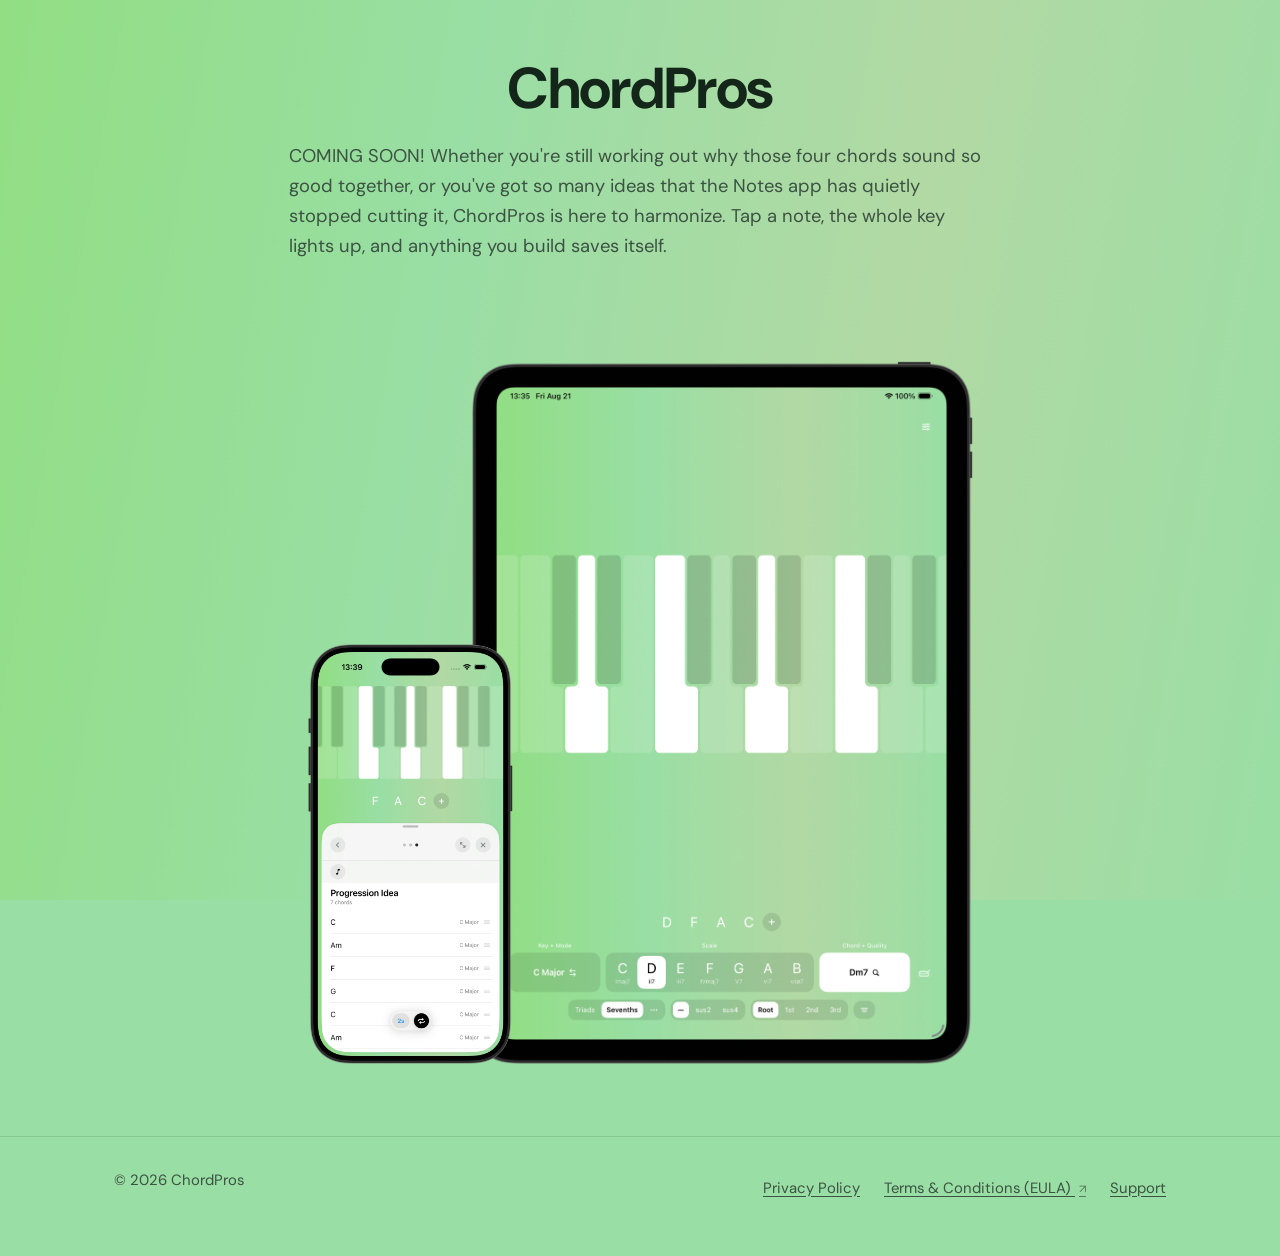
<file: index.html>
<!doctype html>
<html lang="en">
<head>
<meta charset="utf-8">
<meta name="viewport" content="width=device-width, initial-scale=1">
<title>ChordPros — chords and progressions for iPhone and iPad</title>
<meta name="description" content="ChordPros is a chord and progression companion for iPhone and iPad. Build progressions, see them on the keyboard, and keep them in sync across your devices.">

<meta property="og:title" content="ChordPros">
<meta property="og:description" content="Chords and progressions for iPhone and iPad.">
<meta property="og:type" content="website">
<meta property="og:url" content="https://chordpros.com/">

<link rel="icon" href="assets/favicon.png">
<link rel="apple-touch-icon" href="assets/apple-touch-icon.png">

<link rel="preconnect" href="https://fonts.googleapis.com">
<link rel="preconnect" href="https://fonts.gstatic.com" crossorigin>
<link href="https://fonts.googleapis.com/css2?family=DM+Sans:opsz,wght@9..40,400;9..40,500;9..40,700&display=swap" rel="stylesheet">

<link rel="stylesheet" href="styles.css">
</head>
<body>

<a class="skip-link" href="#main">Skip to main content</a>

<header class="site-head">
  <div class="wrap">
    <h1 class="brand"><a href="index.html">ChordPros</a></h1>
  </div>
</header>

<main id="main" tabindex="-1">

  <section class="hero">
    <div class="wrap">
      <p class="pitch">COMING SOON! Whether you're still working out why those four chords sound so good together, or you've got so many ideas that the Notes app has quietly stopped cutting it, ChordPros is here to harmonize. Tap a note, the whole key lights up, and anything you build saves itself.</p>

      <!-- Replace the href with the real App Store listing once it is live. -->
      <!-- <a class="badge" href="https://apps.apple.com/app/id0000000000">
        <img src="assets/app-store-badge.svg" alt="Download on the App Store">
      </a> -->
    </div>
  </section>

  <section class="devices" aria-label="App preview">
    <div class="device device--phone">
      <img src="assets/iphone.png" alt="ChordPros on iPhone">
    </div>
    <div class="device device--tablet">
      <img src="assets/ipad.png" alt="ChordPros on iPad">
    </div>
  </section>

</main>

<footer class="site-foot">
  <div class="wrap">
    <p>&copy; <span data-year>2026</span> ChordPros</p>
    <nav>
      <a href="privacy.html">Privacy Policy</a>
      <a class="external" href="https://www.apple.com/legal/internet-services/itunes/dev/stdeula/">Terms &amp; Conditions (EULA) <span class="visually-hidden">(opens on apple.com)</span></a>
      <a href="mailto:info@chordpros.com">Support</a>
    </nav>
  </div>
</footer>

<script src="main.js"></script>
</body>
</html>
</file>
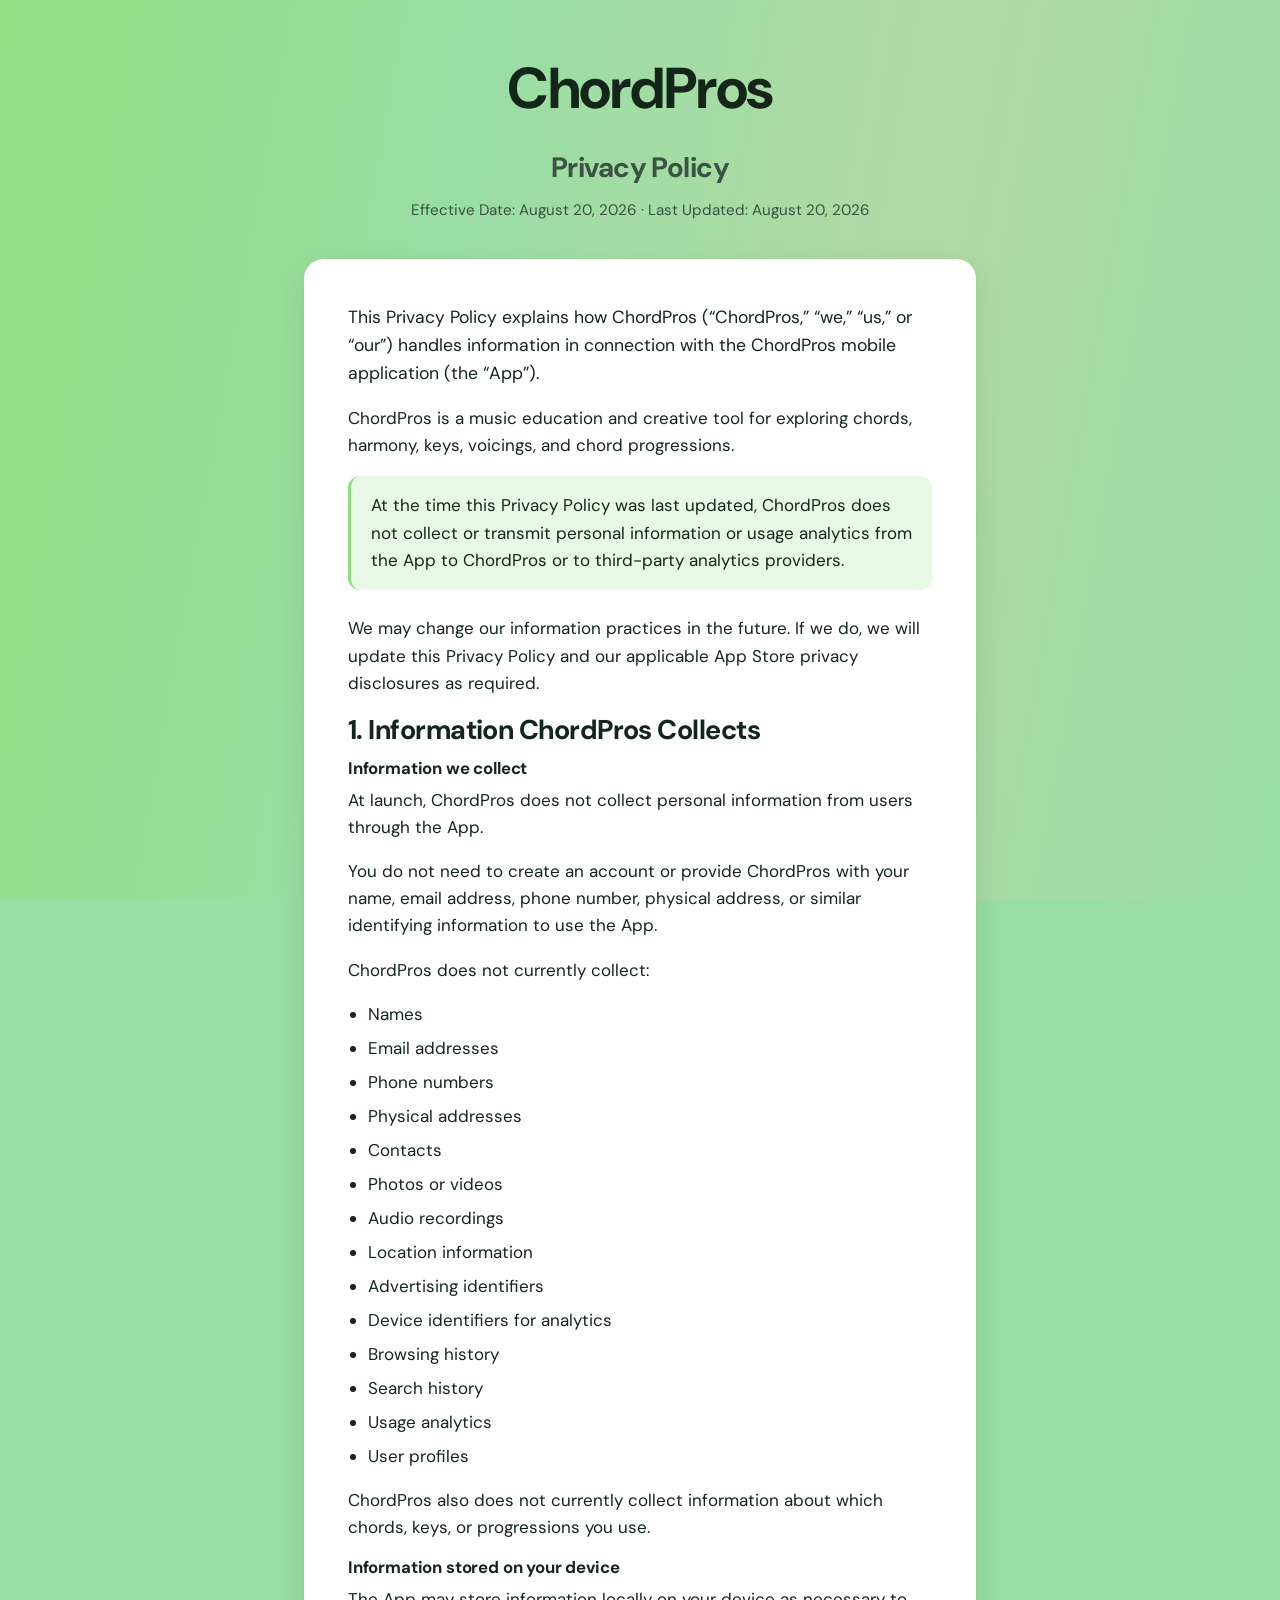
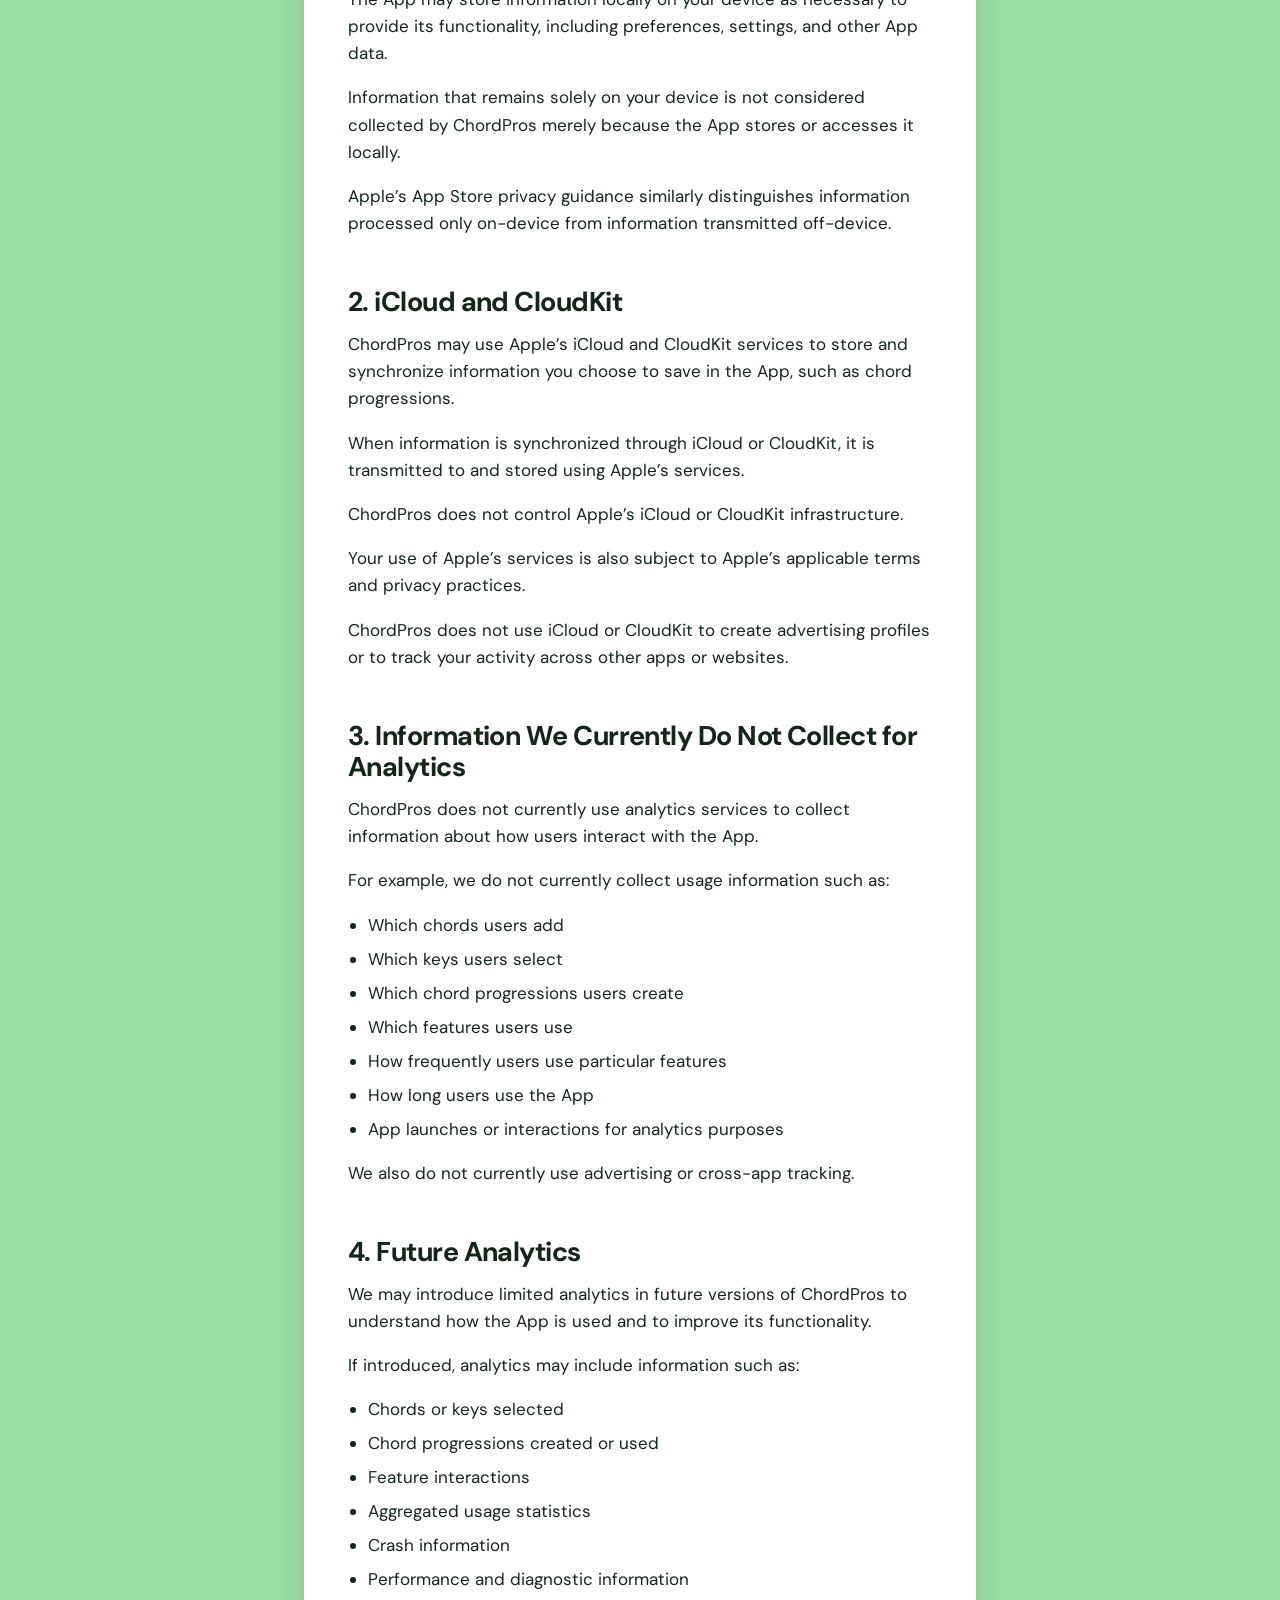
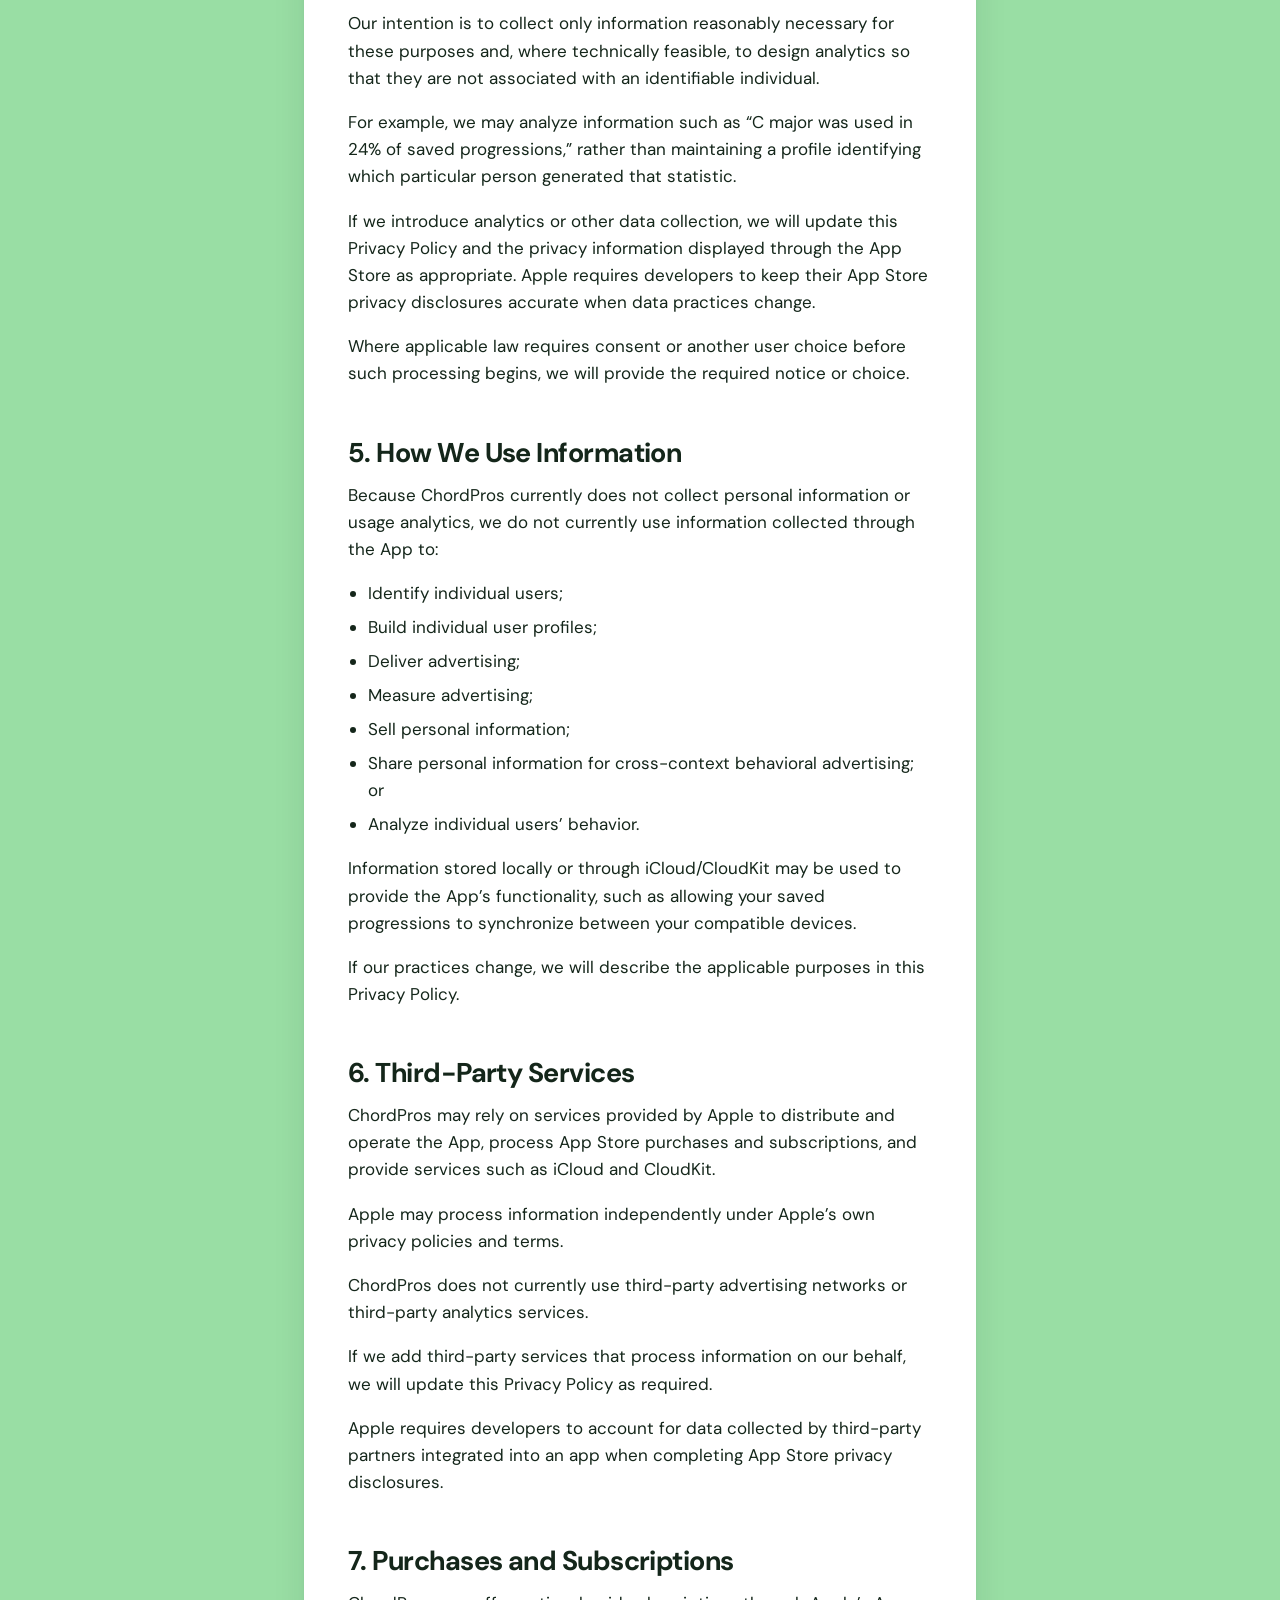
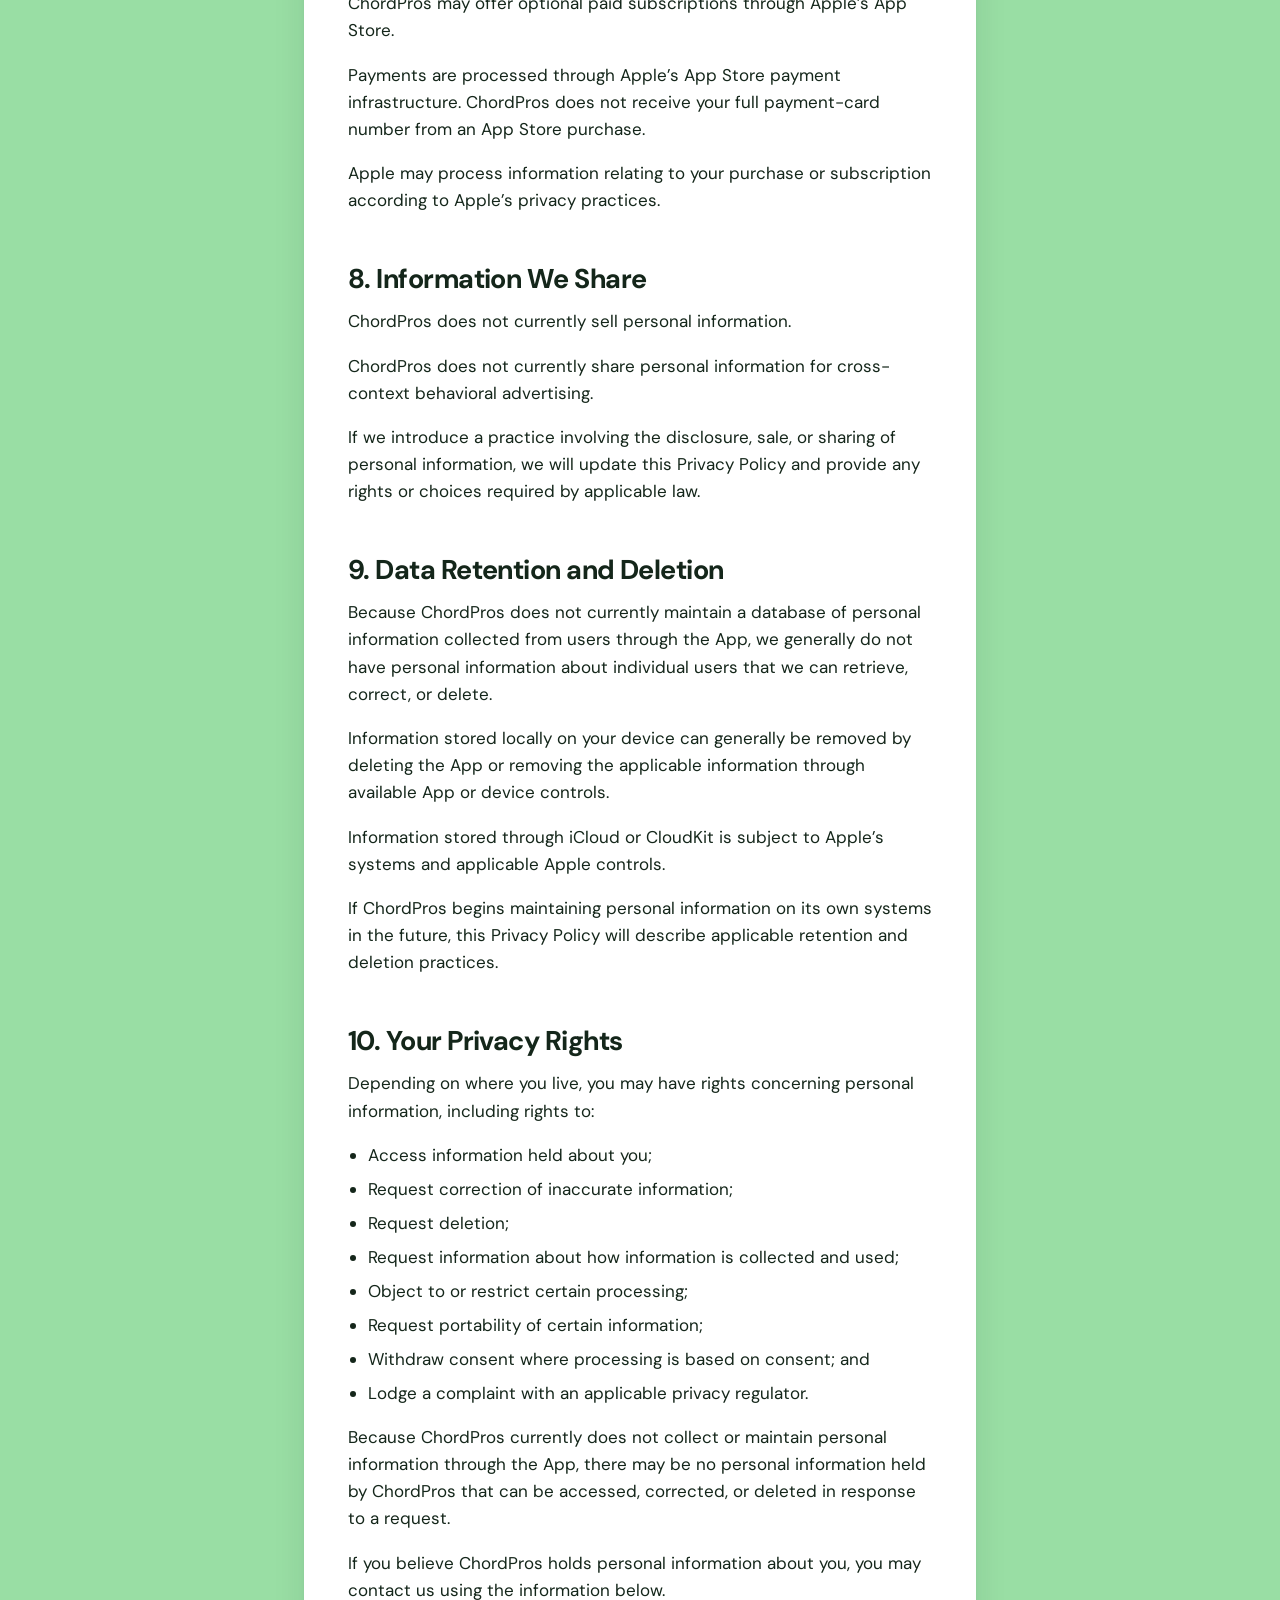
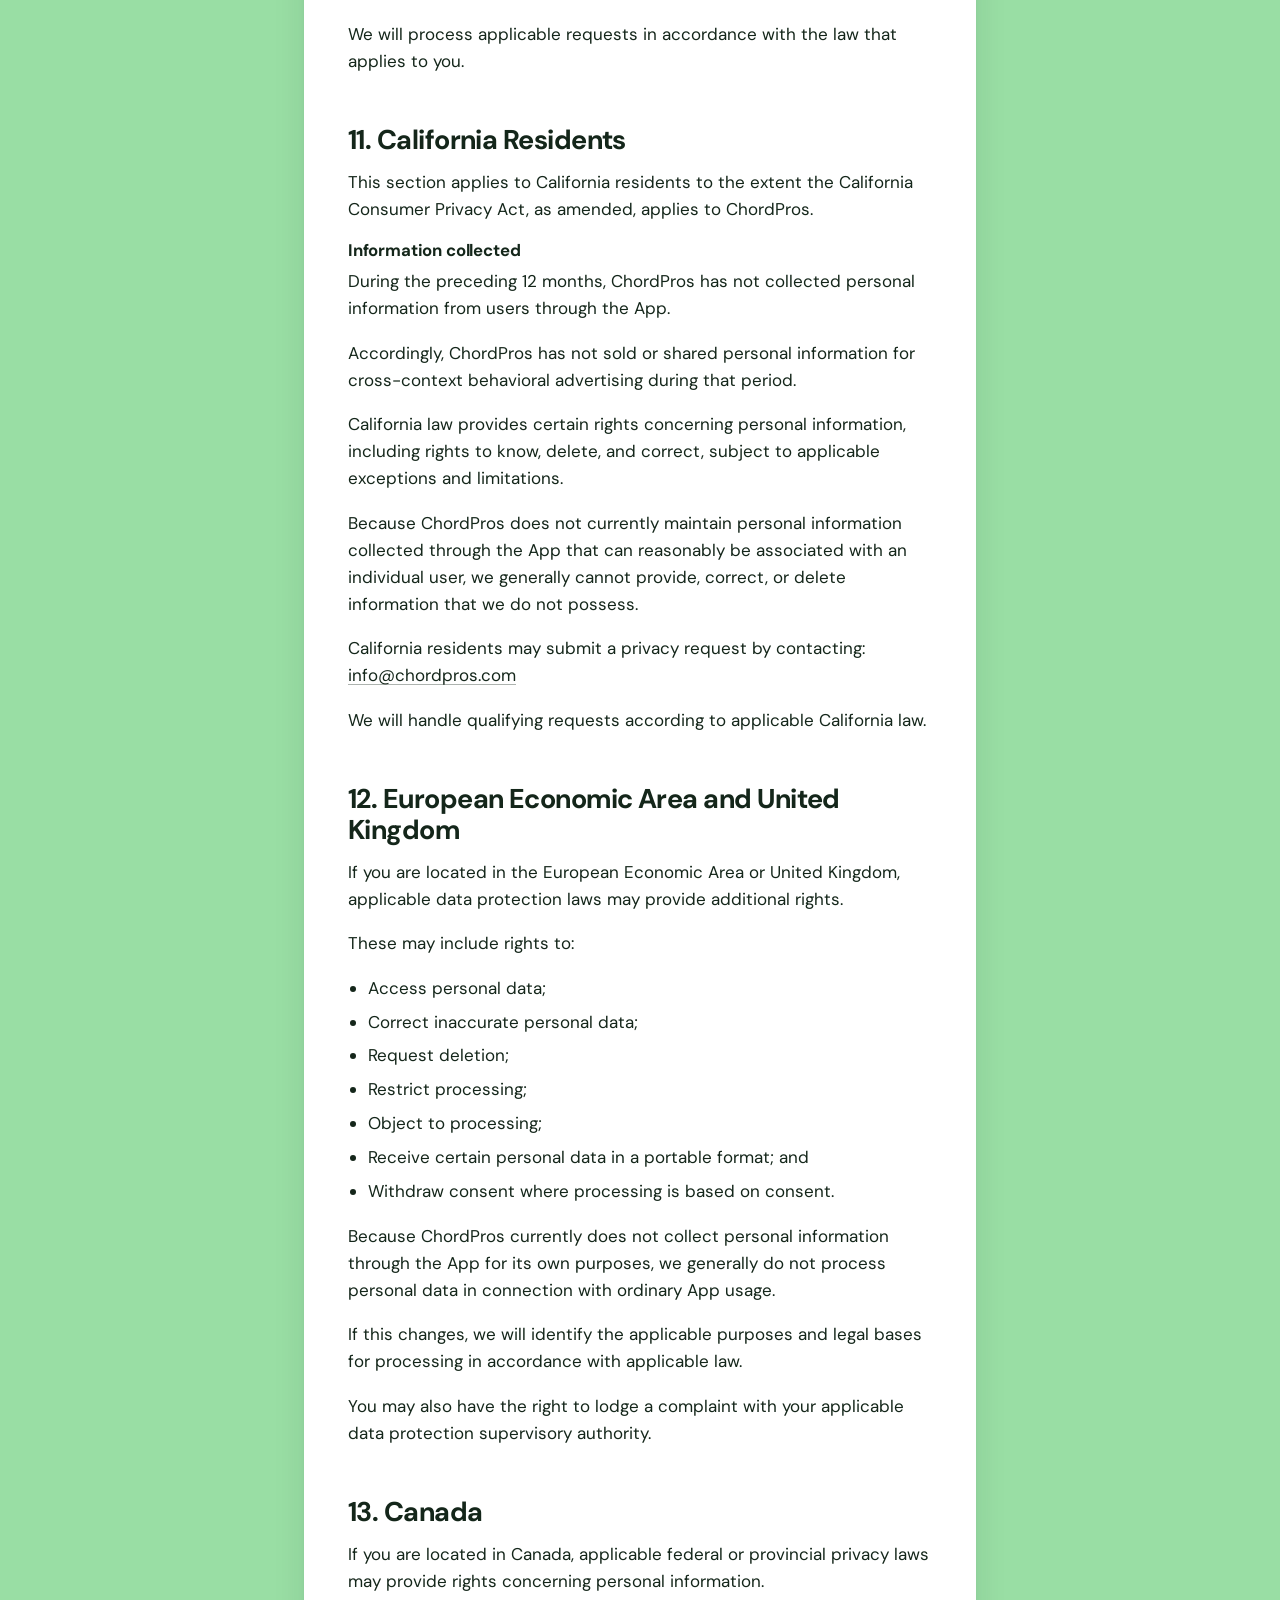
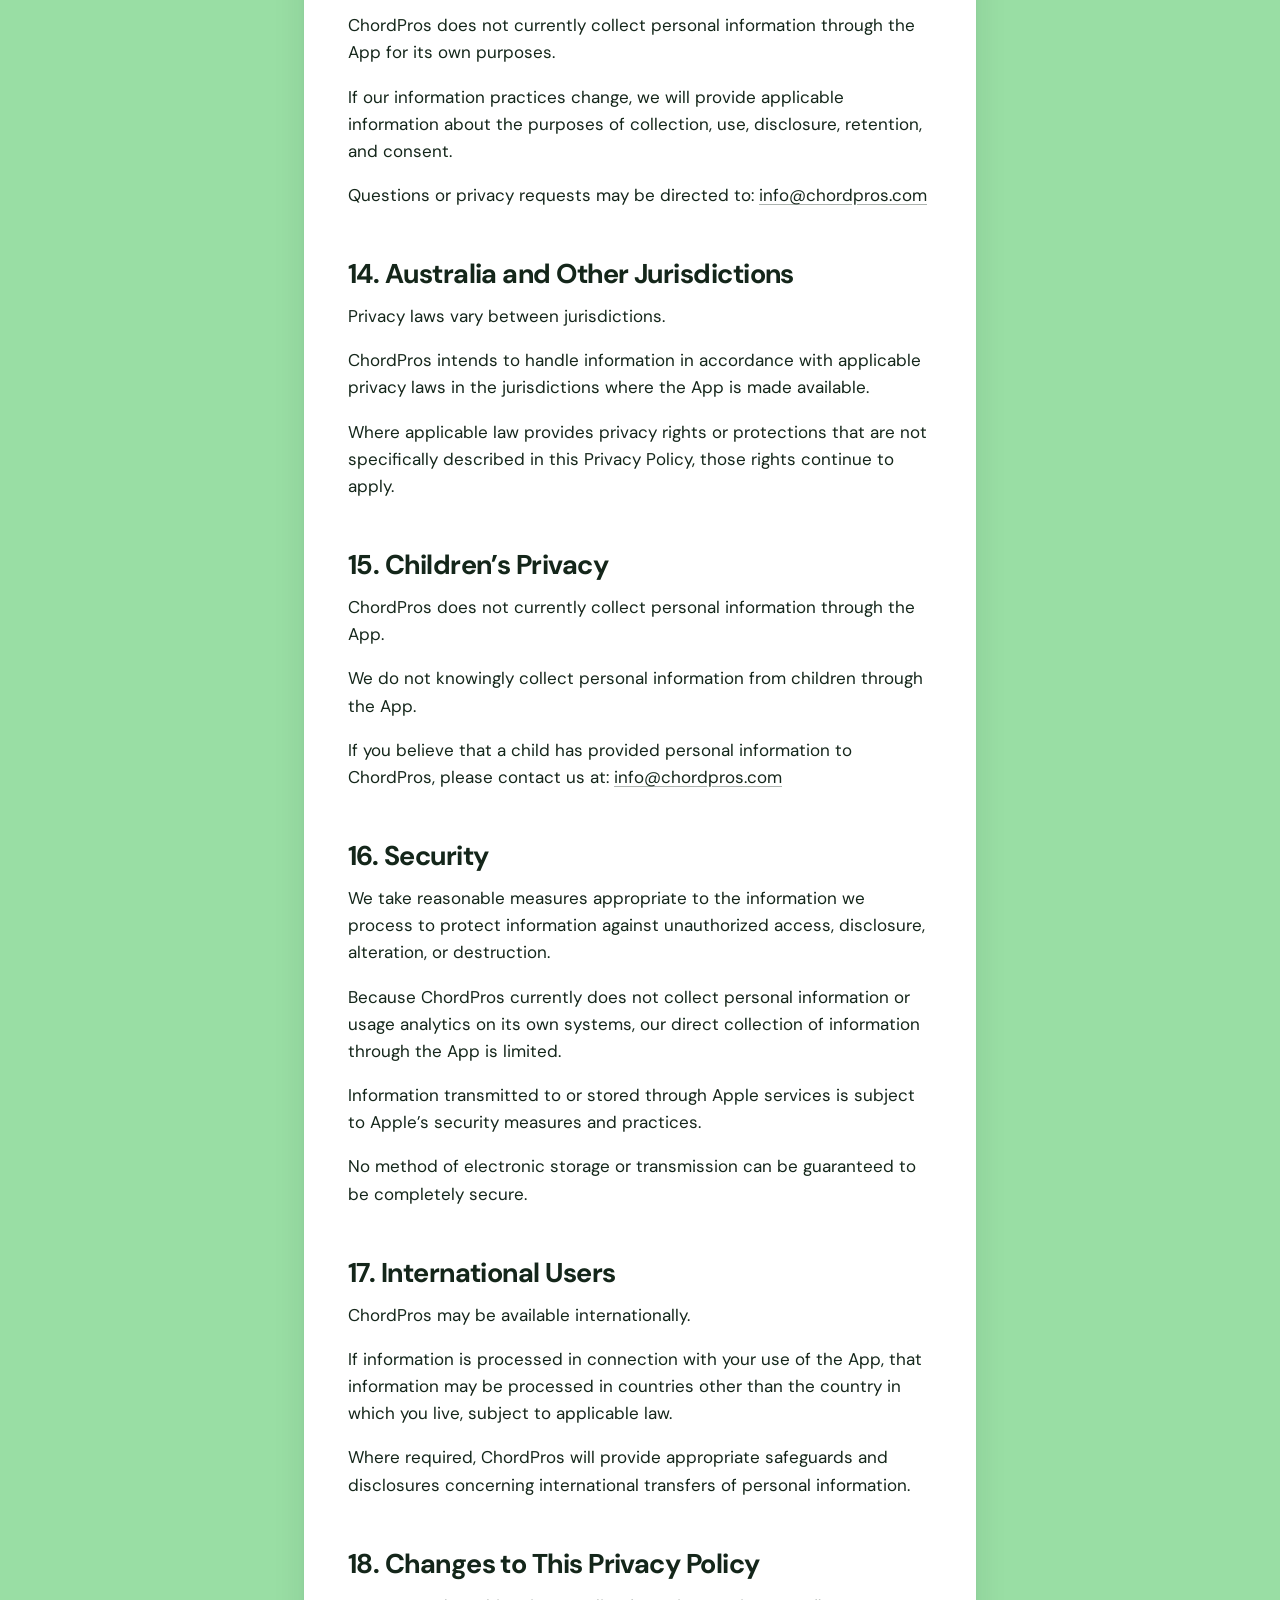
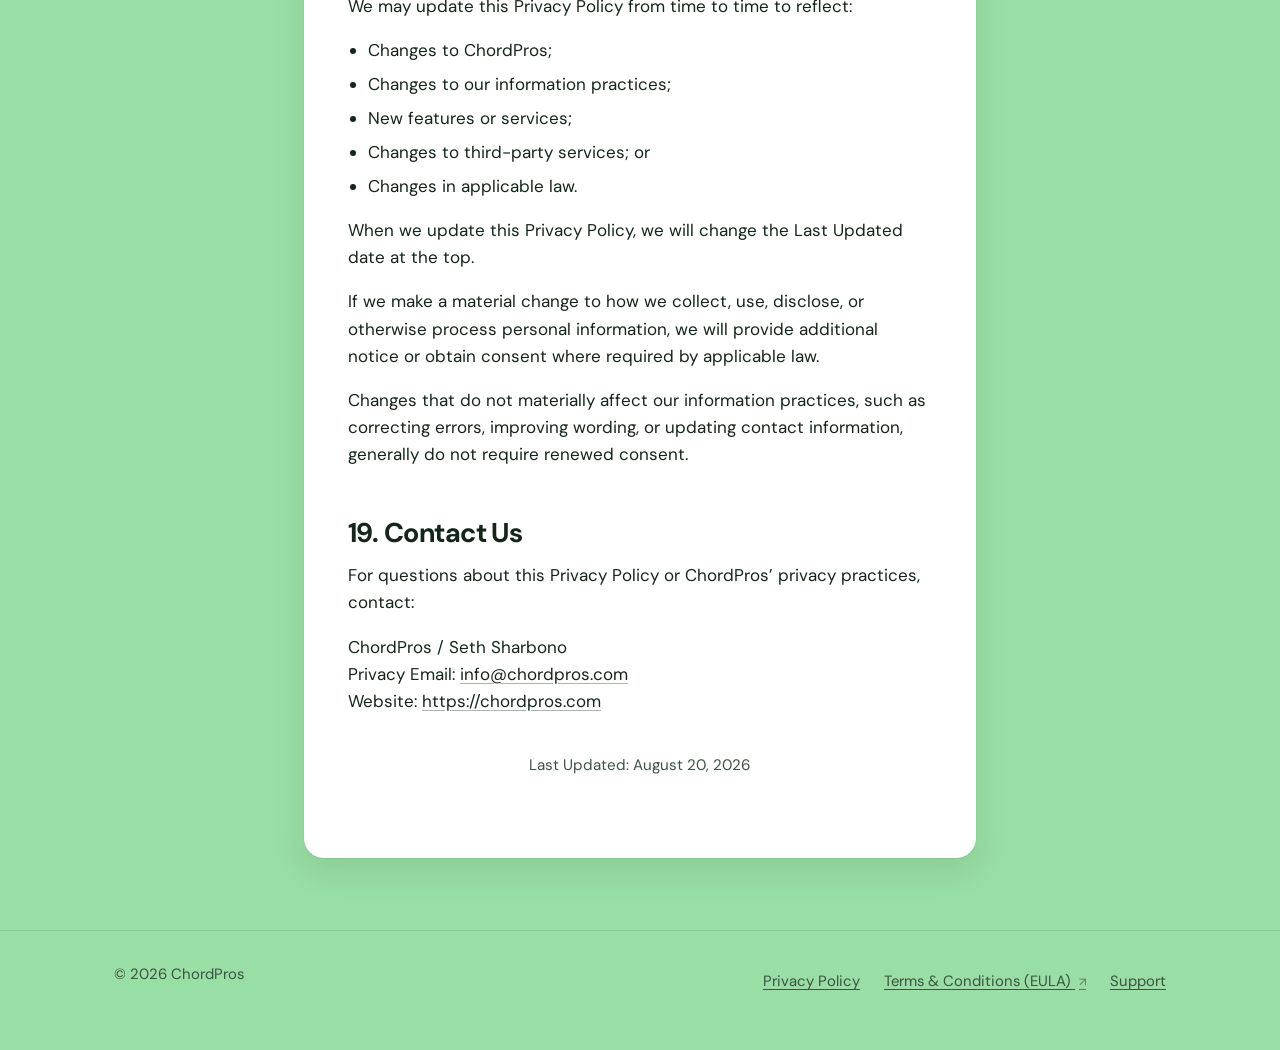
<file: privacy.html>
<!doctype html>
<html lang="en">
<head>
<meta charset="utf-8">
<meta name="viewport" content="width=device-width, initial-scale=1">
<title>Privacy Policy — ChordPros</title>
<meta name="description" content="How ChordPros handles information in connection with the ChordPros app for iPhone and iPad.">

<link rel="icon" href="assets/favicon.png">
<link rel="apple-touch-icon" href="assets/apple-touch-icon.png">

<link rel="preconnect" href="https://fonts.googleapis.com">
<link rel="preconnect" href="https://fonts.gstatic.com" crossorigin>
<link href="https://fonts.googleapis.com/css2?family=DM+Sans:opsz,wght@9..40,400;9..40,500;9..40,700&display=swap" rel="stylesheet">

<link rel="stylesheet" href="styles.css">
</head>
<body>

<a class="skip-link" href="#main">Skip to main content</a>

<header class="site-head">
  <div class="wrap">
    <p class="brand"><a href="index.html">ChordPros</a></p>
  </div>
</header>

<main class="doc" id="main" tabindex="-1">
  <div class="wrap prose">
    <h1 class="doc-title">Privacy Policy</h1>
    <p class="updated">Effective Date: August 20, 2026 &middot; Last Updated: August 20, 2026</p>

    <div class="card">

      <p class="lede">This Privacy Policy explains how ChordPros (“ChordPros,” “we,” “us,” or “our”) handles information in connection with the ChordPros mobile application (the “App”).</p>

      <p>ChordPros is a music education and creative tool for exploring chords, harmony, keys, voicings, and chord progressions.</p>

      <div class="callout">
        <p>At the time this Privacy Policy was last updated, ChordPros does not collect or transmit personal information or usage analytics from the App to ChordPros or to third-party analytics providers.</p>
      </div>

      <p>We may change our information practices in the future. If we do, we will update this Privacy Policy and our applicable App Store privacy disclosures as required.</p>

      <h2>1. Information ChordPros Collects</h2>

      <h3>Information we collect</h3>
      <p>At launch, ChordPros does not collect personal information from users through the App.</p>
      <p>You do not need to create an account or provide ChordPros with your name, email address, phone number, physical address, or similar identifying information to use the App.</p>
      <p>ChordPros does not currently collect:</p>
      <ul>
        <li>Names</li>
        <li>Email addresses</li>
        <li>Phone numbers</li>
        <li>Physical addresses</li>
        <li>Contacts</li>
        <li>Photos or videos</li>
        <li>Audio recordings</li>
        <li>Location information</li>
        <li>Advertising identifiers</li>
        <li>Device identifiers for analytics</li>
        <li>Browsing history</li>
        <li>Search history</li>
        <li>Usage analytics</li>
        <li>User profiles</li>
      </ul>
      <p>ChordPros also does not currently collect information about which chords, keys, or progressions you use.</p>

      <h3>Information stored on your device</h3>
      <p>The App may store information locally on your device as necessary to provide its functionality, including preferences, settings, and other App data.</p>
      <p>Information that remains solely on your device is not considered collected by ChordPros merely because the App stores or accesses it locally.</p>
      <p>Apple’s App Store privacy guidance similarly distinguishes information processed only on-device from information transmitted off-device.</p>

      <h2>2. iCloud and CloudKit</h2>
      <p>ChordPros may use Apple’s iCloud and CloudKit services to store and synchronize information you choose to save in the App, such as chord progressions.</p>
      <p>When information is synchronized through iCloud or CloudKit, it is transmitted to and stored using Apple’s services.</p>
      <p>ChordPros does not control Apple’s iCloud or CloudKit infrastructure.</p>
      <p>Your use of Apple’s services is also subject to Apple’s applicable terms and privacy practices.</p>
      <p>ChordPros does not use iCloud or CloudKit to create advertising profiles or to track your activity across other apps or websites.</p>

      <h2>3. Information We Currently Do Not Collect for Analytics</h2>
      <p>ChordPros does not currently use analytics services to collect information about how users interact with the App.</p>
      <p>For example, we do not currently collect usage information such as:</p>
      <ul>
        <li>Which chords users add</li>
        <li>Which keys users select</li>
        <li>Which chord progressions users create</li>
        <li>Which features users use</li>
        <li>How frequently users use particular features</li>
        <li>How long users use the App</li>
        <li>App launches or interactions for analytics purposes</li>
      </ul>
      <p>We also do not currently use advertising or cross-app tracking.</p>

      <h2>4. Future Analytics</h2>
      <p>We may introduce limited analytics in future versions of ChordPros to understand how the App is used and to improve its functionality.</p>
      <p>If introduced, analytics may include information such as:</p>
      <ul>
        <li>Chords or keys selected</li>
        <li>Chord progressions created or used</li>
        <li>Feature interactions</li>
        <li>Aggregated usage statistics</li>
        <li>Crash information</li>
        <li>Performance and diagnostic information</li>
      </ul>
      <p>Our intention is to collect only information reasonably necessary for these purposes and, where technically feasible, to design analytics so that they are not associated with an identifiable individual.</p>
      <p>For example, we may analyze information such as “C major was used in 24% of saved progressions,” rather than maintaining a profile identifying which particular person generated that statistic.</p>
      <p>If we introduce analytics or other data collection, we will update this Privacy Policy and the privacy information displayed through the App Store as appropriate. Apple requires developers to keep their App Store privacy disclosures accurate when data practices change.</p>
      <p>Where applicable law requires consent or another user choice before such processing begins, we will provide the required notice or choice.</p>

      <h2>5. How We Use Information</h2>
      <p>Because ChordPros currently does not collect personal information or usage analytics, we do not currently use information collected through the App to:</p>
      <ul>
        <li>Identify individual users;</li>
        <li>Build individual user profiles;</li>
        <li>Deliver advertising;</li>
        <li>Measure advertising;</li>
        <li>Sell personal information;</li>
        <li>Share personal information for cross-context behavioral advertising; or</li>
        <li>Analyze individual users’ behavior.</li>
      </ul>
      <p>Information stored locally or through iCloud/CloudKit may be used to provide the App’s functionality, such as allowing your saved progressions to synchronize between your compatible devices.</p>
      <p>If our practices change, we will describe the applicable purposes in this Privacy Policy.</p>

      <h2>6. Third-Party Services</h2>
      <p>ChordPros may rely on services provided by Apple to distribute and operate the App, process App Store purchases and subscriptions, and provide services such as iCloud and CloudKit.</p>
      <p>Apple may process information independently under Apple’s own privacy policies and terms.</p>
      <p>ChordPros does not currently use third-party advertising networks or third-party analytics services.</p>
      <p>If we add third-party services that process information on our behalf, we will update this Privacy Policy as required.</p>
      <p>Apple requires developers to account for data collected by third-party partners integrated into an app when completing App Store privacy disclosures.</p>

      <h2>7. Purchases and Subscriptions</h2>
      <p>ChordPros may offer optional paid subscriptions through Apple’s App Store.</p>
      <p>Payments are processed through Apple’s App Store payment infrastructure. ChordPros does not receive your full payment-card number from an App Store purchase.</p>
      <p>Apple may process information relating to your purchase or subscription according to Apple’s privacy practices.</p>

      <h2>8. Information We Share</h2>
      <p>ChordPros does not currently sell personal information.</p>
      <p>ChordPros does not currently share personal information for cross-context behavioral advertising.</p>
      <p>If we introduce a practice involving the disclosure, sale, or sharing of personal information, we will update this Privacy Policy and provide any rights or choices required by applicable law.</p>

      <h2>9. Data Retention and Deletion</h2>
      <p>Because ChordPros does not currently maintain a database of personal information collected from users through the App, we generally do not have personal information about individual users that we can retrieve, correct, or delete.</p>
      <p>Information stored locally on your device can generally be removed by deleting the App or removing the applicable information through available App or device controls.</p>
      <p>Information stored through iCloud or CloudKit is subject to Apple’s systems and applicable Apple controls.</p>
      <p>If ChordPros begins maintaining personal information on its own systems in the future, this Privacy Policy will describe applicable retention and deletion practices.</p>

      <h2>10. Your Privacy Rights</h2>
      <p>Depending on where you live, you may have rights concerning personal information, including rights to:</p>
      <ul>
        <li>Access information held about you;</li>
        <li>Request correction of inaccurate information;</li>
        <li>Request deletion;</li>
        <li>Request information about how information is collected and used;</li>
        <li>Object to or restrict certain processing;</li>
        <li>Request portability of certain information;</li>
        <li>Withdraw consent where processing is based on consent; and</li>
        <li>Lodge a complaint with an applicable privacy regulator.</li>
      </ul>
      <p>Because ChordPros currently does not collect or maintain personal information through the App, there may be no personal information held by ChordPros that can be accessed, corrected, or deleted in response to a request.</p>
      <p>If you believe ChordPros holds personal information about you, you may contact us using the information below.</p>
      <p>We will process applicable requests in accordance with the law that applies to you.</p>

      <h2>11. California Residents</h2>
      <p>This section applies to California residents to the extent the California Consumer Privacy Act, as amended, applies to ChordPros.</p>
      <h3>Information collected</h3>
      <p>During the preceding 12 months, ChordPros has not collected personal information from users through the App.</p>
      <p>Accordingly, ChordPros has not sold or shared personal information for cross-context behavioral advertising during that period.</p>
      <p>California law provides certain rights concerning personal information, including rights to know, delete, and correct, subject to applicable exceptions and limitations.</p>
      <p>Because ChordPros does not currently maintain personal information collected through the App that can reasonably be associated with an individual user, we generally cannot provide, correct, or delete information that we do not possess.</p>
      <p>California residents may submit a privacy request by contacting: <a href="mailto:info@chordpros.com">info@chordpros.com</a></p>
      <p>We will handle qualifying requests according to applicable California law.</p>

      <h2>12. European Economic Area and United Kingdom</h2>
      <p>If you are located in the European Economic Area or United Kingdom, applicable data protection laws may provide additional rights.</p>
      <p>These may include rights to:</p>
      <ul>
        <li>Access personal data;</li>
        <li>Correct inaccurate personal data;</li>
        <li>Request deletion;</li>
        <li>Restrict processing;</li>
        <li>Object to processing;</li>
        <li>Receive certain personal data in a portable format; and</li>
        <li>Withdraw consent where processing is based on consent.</li>
      </ul>
      <p>Because ChordPros currently does not collect personal information through the App for its own purposes, we generally do not process personal data in connection with ordinary App usage.</p>
      <p>If this changes, we will identify the applicable purposes and legal bases for processing in accordance with applicable law.</p>
      <p>You may also have the right to lodge a complaint with your applicable data protection supervisory authority.</p>

      <h2>13. Canada</h2>
      <p>If you are located in Canada, applicable federal or provincial privacy laws may provide rights concerning personal information.</p>
      <p>ChordPros does not currently collect personal information through the App for its own purposes.</p>
      <p>If our information practices change, we will provide applicable information about the purposes of collection, use, disclosure, retention, and consent.</p>
      <p>Questions or privacy requests may be directed to: <a href="mailto:info@chordpros.com">info@chordpros.com</a></p>

      <h2>14. Australia and Other Jurisdictions</h2>
      <p>Privacy laws vary between jurisdictions.</p>
      <p>ChordPros intends to handle information in accordance with applicable privacy laws in the jurisdictions where the App is made available.</p>
      <p>Where applicable law provides privacy rights or protections that are not specifically described in this Privacy Policy, those rights continue to apply.</p>

      <h2>15. Children’s Privacy</h2>
      <p>ChordPros does not currently collect personal information through the App.</p>
      <p>We do not knowingly collect personal information from children through the App.</p>
      <p>If you believe that a child has provided personal information to ChordPros, please contact us at: <a href="mailto:info@chordpros.com">info@chordpros.com</a></p>

      <h2>16. Security</h2>
      <p>We take reasonable measures appropriate to the information we process to protect information against unauthorized access, disclosure, alteration, or destruction.</p>
      <p>Because ChordPros currently does not collect personal information or usage analytics on its own systems, our direct collection of information through the App is limited.</p>
      <p>Information transmitted to or stored through Apple services is subject to Apple’s security measures and practices.</p>
      <p>No method of electronic storage or transmission can be guaranteed to be completely secure.</p>

      <h2>17. International Users</h2>
      <p>ChordPros may be available internationally.</p>
      <p>If information is processed in connection with your use of the App, that information may be processed in countries other than the country in which you live, subject to applicable law.</p>
      <p>Where required, ChordPros will provide appropriate safeguards and disclosures concerning international transfers of personal information.</p>

      <h2>18. Changes to This Privacy Policy</h2>
      <p>We may update this Privacy Policy from time to time to reflect:</p>
      <ul>
        <li>Changes to ChordPros;</li>
        <li>Changes to our information practices;</li>
        <li>New features or services;</li>
        <li>Changes to third-party services; or</li>
        <li>Changes in applicable law.</li>
      </ul>
      <p>When we update this Privacy Policy, we will change the Last Updated date at the top.</p>
      <p>If we make a material change to how we collect, use, disclose, or otherwise process personal information, we will provide additional notice or obtain consent where required by applicable law.</p>
      <p>Changes that do not materially affect our information practices, such as correcting errors, improving wording, or updating contact information, generally do not require renewed consent.</p>

      <h2>19. Contact Us</h2>
      <p>For questions about this Privacy Policy or ChordPros’ privacy practices, contact:</p>
      <p>
        ChordPros / Seth Sharbono<br>
        Privacy Email: <a href="mailto:info@chordpros.com">info@chordpros.com</a><br>
        Website: <a href="https://chordpros.com">https://chordpros.com</a>
      </p>

      <p class="updated" style="margin-top:2.5em">Last Updated: August 20, 2026</p>

    </div>
  </div>
</main>

<footer class="site-foot">
  <div class="wrap">
    <p>&copy; <span data-year>2026</span> ChordPros</p>
    <nav>
      <a href="privacy.html">Privacy Policy</a>
      <a class="external" href="https://www.apple.com/legal/internet-services/itunes/dev/stdeula/">Terms &amp; Conditions (EULA) <span class="visually-hidden">(opens on apple.com)</span></a>
      <a href="mailto:info@chordpros.com">Support</a>
    </nav>
  </div>
</footer>

<script src="main.js"></script>
</body>
</html>
</file>
<file: styles.css>
/* =============================================================================
   ChordPros — chordpros.com
   One stylesheet for every page. The green here is the app's own default
   gradient (Theme.swift "green" family), so the site and the app read as the
   same product.
   ========================================================================== */

:root {
  /* The app's green palette, in order. */
  --g1: #92de83;
  --g2: #99dea4;
  --g3: #b2d9a4;
  --g4: #99dea4;

  --ink:        #14261a;   /* body text on the gradient and in cards */
  --ink-soft:   #3c5243;   /* secondary text */
  --card:       #ffffff;
  --rule:       rgba(20, 38, 26, 0.12);

  --radius-card: 20px;
  --radius-chip: 12px;

  --shadow-card: 0 1px 2px rgba(20,38,26,.06), 0 12px 32px rgba(20,38,26,.10);
  --shadow-lift: 0 2px 4px rgba(20,38,26,.08), 0 24px 60px rgba(20,38,26,.16);

  --page:  1100px;
  --prose: 720px;
}

*, *::before, *::after { box-sizing: border-box; }

html { -webkit-text-size-adjust: 100%; scroll-behavior: smooth; }

body {
  margin: 0;
  font-family: "DM Sans", -apple-system, BlinkMacSystemFont, "Segoe UI",
               Helvetica, Arial, sans-serif;
  /* rem, not px, so a reader who has raised their browser's default font size
     actually gets it. 1.0625rem is 17px at the usual 16px default. */
  font-size: 1.0625rem;
  line-height: 1.6;
  color: var(--ink);
  background-color: var(--g2);
  min-height: 100vh;
  -webkit-font-smoothing: antialiased;
}

/* The gradient is a fixed layer behind the page rather than a background on
   <body>. `background-attachment: fixed` was the obvious way to do it and it
   is wrong twice over: on a page longer than the viewport the gradient stops
   painting past the first screenful, and iOS Safari repaints an attached
   background on every scroll frame. A fixed element has neither problem.

   The app's left-to-right key gradient and nothing else. */
body::before {
  content: "";
  position: fixed;
  inset: 0;
  z-index: -1;
  background-image:
    linear-gradient(100deg, var(--g1) 0%, var(--g2) 34%, var(--g3) 67%, var(--g4) 100%);
}

img { max-width: 100%; height: auto; display: block; }

a { color: var(--ink); text-decoration-color: rgba(20,38,26,.35); text-underline-offset: 3px; }
a:hover { text-decoration-color: var(--ink); }

/* Visible focus, WCAG 2.4.7. The UA default is a thin blue halo that all but
   disappears on this green, so the ring is drawn in --ink: 9.8:1 against the
   darkest gradient stop and 15.9:1 on a white card, well past the 3:1 that
   1.4.11 asks of a non-text indicator. :focus-visible rather than :focus, so
   a mouse click does not leave a ring behind. */
:focus-visible {
  outline: 3px solid var(--ink);
  outline-offset: 3px;
  border-radius: 4px;
}

/* Off-screen but still announced and still focusable. Not display:none, which
   would take it out of the accessibility tree entirely. */
.visually-hidden {
  position: absolute;
  width: 1px; height: 1px;
  margin: -1px; padding: 0; border: 0;
  overflow: hidden;
  clip: rect(0 0 0 0);
  clip-path: inset(50%);
  white-space: nowrap;
}

/* Bypass blocks, WCAG 2.4.1 — the privacy page runs to about ten thousand
   pixels, so tabbing past the masthead on every visit is a real cost. Hidden
   until focused, then it parks itself over the top-left corner. */
.skip-link {
  position: absolute;
  left: 12px; top: 12px;
  z-index: 10;
  transform: translateY(-150%);
  background: var(--ink);
  color: #fff;
  padding: 10px 18px;
  border-radius: var(--radius-chip);
  text-decoration: none;
  font-weight: 500;
}
.skip-link:focus { transform: translateY(0); }

/* <main> carries tabindex="-1" purely so the skip link moves the caret and not
   just the scroll position. It is not interactive, so ringing the whole region
   on arrival is noise rather than information. */
[tabindex="-1"]:focus, [tabindex="-1"]:focus-visible { outline: none; }

h1, h2, h3 { line-height: 1.15; letter-spacing: -0.02em; margin: 0 0 .5em; font-weight: 700; }
h1 { font-size: clamp(2.4rem, 6vw, 3.6rem); }
h2 { font-size: clamp(1.35rem, 3vw, 1.7rem); }
h3 { font-size: 1.05rem; letter-spacing: -0.01em; }
p  { margin: 0 0 1em; }

.wrap  { width: 100%; max-width: var(--page);  margin: 0 auto; padding: 0 24px; }
.prose { max-width: var(--prose); }

/* ---------------------------------------------------------------- header -- */

/* Identical markup and identical metrics on every page, so the wordmark lands
   on exactly the same pixel as you move between them and reads as a fixed
   piece of furniture rather than something that jumps. The only difference is
   the tag it sits in: an h1 on the home page, where the product name is the
   page's subject, and a plain p everywhere else, where the page has a real
   heading of its own directly underneath. The rules below set size, weight and
   margin explicitly so both tags render the same. */
.site-head { padding: 56px 0 0; text-align: center; }

.brand {
  font-size: clamp(2.4rem, 6vw, 3.6rem);
  line-height: 1.15; letter-spacing: -0.02em; font-weight: 700;
  margin: 0;
}
.brand a {
  color: var(--ink); text-decoration: none;
  /* Inline-block so the hit area is the wordmark itself and not the full
     centred line box stretching to both gutters. */
  display: inline-block;
  transition: opacity .15s ease;
}
.brand a:hover { opacity: .72; }

/* ------------------------------------------------------------------ hero -- */

.hero { padding: 20px 0 8px; text-align: center; }
/* A paragraph, not a tagline. Nobody lands here cold — they have already been
   sold the idea somewhere else — so this has room to actually explain the app.
   Wider measure and a smaller size than a one-liner would want: 42ch at
   1.3rem set three sentences as a tall narrow column. */
.hero .pitch {
  font-size: clamp(1.02rem, 1.6vw, 1.15rem);
  line-height: 1.62;
  color: var(--ink-soft);
  /* Ranged left, centred as a block. Centred prose gives every line a
     different starting x, so the eye has to hunt for the next line's origin —
     fine for one line, tiring for four. The measure is tightened to 54ch from
     60 because a ragged right edge needs a shorter line to stay tidy. */
  text-align: left;
  max-width: 54ch; margin: 0 auto 36px;
  text-wrap: pretty;
}

/* App Store badge. Apple's official artwork is 40px tall at 1x; the wrapper
   just gives it a hit area and a lift on hover. */
.badge { display: inline-block; transition: transform .15s ease; }
.badge:hover { transform: translateY(-1px); }
.badge img { height: 56px; width: auto; }

/* --------------------------------------------------------------- devices -- */

/* No box-shadow and no border-radius here, deliberately. Both PNGs are
   cropped tight to the device with only a pixel or two of antialiasing, so a
   CSS shadow traced the rectangular bounding box rather than the rounded
   silhouette and left a hard-edged halo out in the corners. The frames bring
   their own corners; any shadow has to be baked into the artwork. */

/* The pair is composed as a single unit so it scales uniformly and the two
   devices hold a true relative size at every width. Real hardware: the
   iPhone 17 Pro is 150.0mm tall, the 11-inch iPad Pro 249.7mm, so the iPad
   has to render 1.665x taller. The shares below are fractions of --pair and
   sum to exactly 1 (.752 + .309 - .061 of overlap), which is what keeps the
   composition centred no matter how wide it gets. */
.devices {
  --pair: min(665px, 94vw);
  padding: 56px 0 72px;
  display: flex; align-items: flex-end; justify-content: center;
}
.device img { display: block; }

/* Phone sits in front of the iPad's bottom-left corner. It precedes the iPad
   in the DOM, so it needs the z-index to win the overlap. */
.device--phone {
  position: relative; z-index: 1;
  margin-right: calc(var(--pair) * -.061);
}
.device--phone img  { width: calc(var(--pair) * .309); }
.device--tablet img { width: calc(var(--pair) * .752); }

/* ----------------------------------------------------------------- cards -- */

.card {
  background: var(--card);
  border-radius: var(--radius-card);
  box-shadow: var(--shadow-card);
  padding: clamp(24px, 5vw, 44px);
}

/* Long-form legal pages. */
.doc { padding: 20px 0 72px; }
.doc .card + .card { margin-top: 20px; }

/* Deliberately much smaller than the wordmark above it. This is the page's
   real h1, but visually it is a subtitle hanging off the brand, so the two
   are centred together as one block before the prose goes back to ranged
   left inside the card. */
.doc-title {
  font-size: clamp(1.3rem, 3.2vw, 1.75rem);
  color: var(--ink-soft);
  text-align: center;
  margin: .35em 0 .5em;
}
.doc .updated {
  color: var(--ink-soft); font-size: .95rem;
  text-align: center; margin-bottom: 2.4em;
}
.doc h2 { margin-top: 1.8em; }
.doc h2:first-of-type { margin-top: 0; }
.doc ul { padding-left: 1.2em; margin: 0 0 1em; }
.doc li { margin-bottom: .4em; }
.doc .lede { font-size: 1.1rem; }

.callout {
  background: rgba(146, 222, 131, .22);
  border-left: 3px solid var(--g1);
  border-radius: var(--radius-chip);
  padding: 16px 20px;
  margin: 0 0 1.5em;
}
.callout p:last-child { margin-bottom: 0; }

/* ---------------------------------------------------------------- footer -- */

.site-foot {
  border-top: 1px solid var(--rule);
  padding: 32px 0 48px;
  font-size: .93rem;
  color: var(--ink-soft);
}
.site-foot .wrap {
  display: flex; align-items: center; justify-content: space-between;
  gap: 16px; flex-wrap: wrap;
}
.site-foot nav { display: flex; gap: 24px; flex-wrap: wrap; }
/* Underlined for the same reason as the masthead nav — and here the
   neighbouring copyright line is literally the same colour. */
.site-foot a { color: var(--ink-soft); text-decoration: underline; }
.site-foot a:hover { color: var(--ink); }

/* Sends the reader off-site — worth saying so before they tap. */
.external::after {
  content: "↗"; font-size: .8em; margin-left: 4px; opacity: .7;
}

@media (max-width: 640px) {
  .site-head { padding-top: 36px; }
  .devices { padding: 40px 0 56px; }
}

@media (prefers-reduced-motion: reduce) {
  html { scroll-behavior: auto; }
  .badge { transition: none; }
}

/* Target Size (Minimum), WCAG 2.2 SC 2.5.8 — 24x24 CSS px.
   These nav links landed at 23-24px tall from line-height alone, right on the
   line. inline-block plus vertical padding grows the hit area without moving
   anything visually; the flex gaps already keep neighbouring targets apart.
   The links inside policy prose are exempt under the inline exception. */
.site-foot nav a,
.site-foot a {
  display: inline-block;
  padding: 4px 0;
}
</file>
